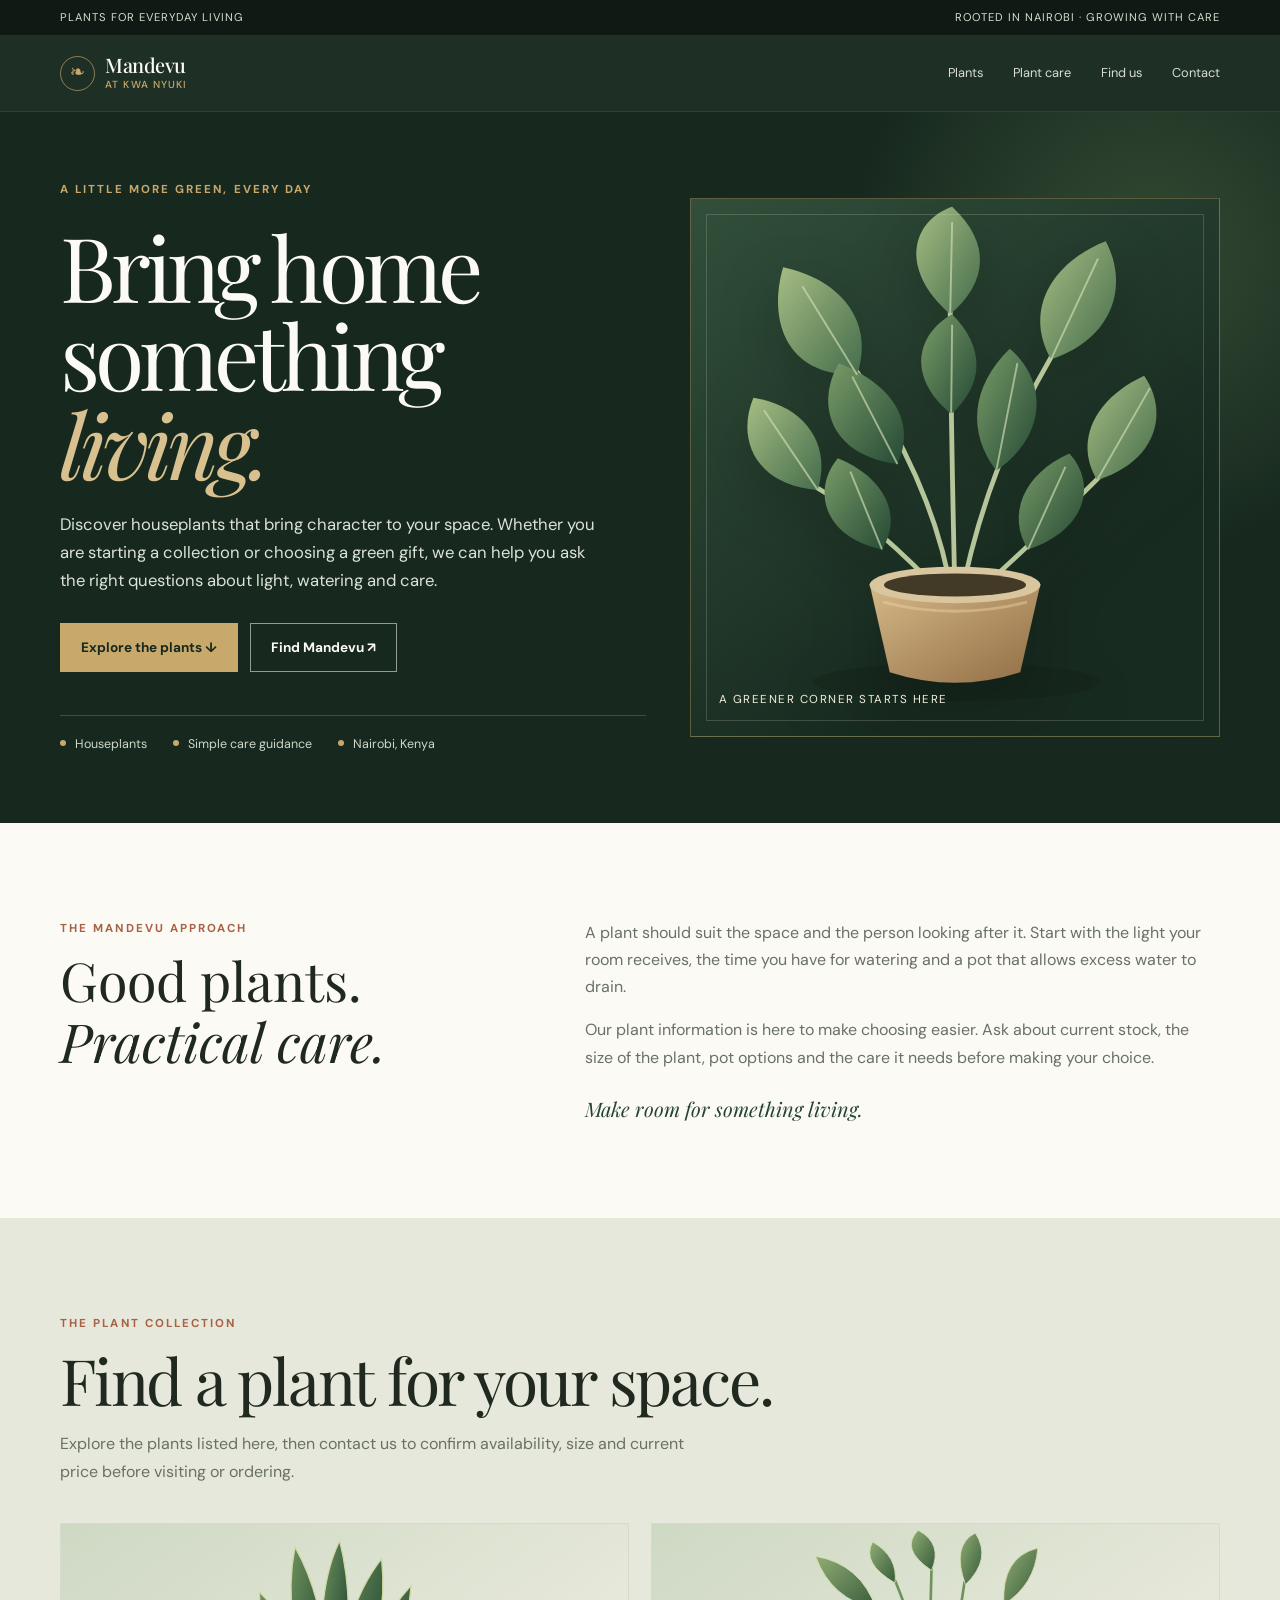
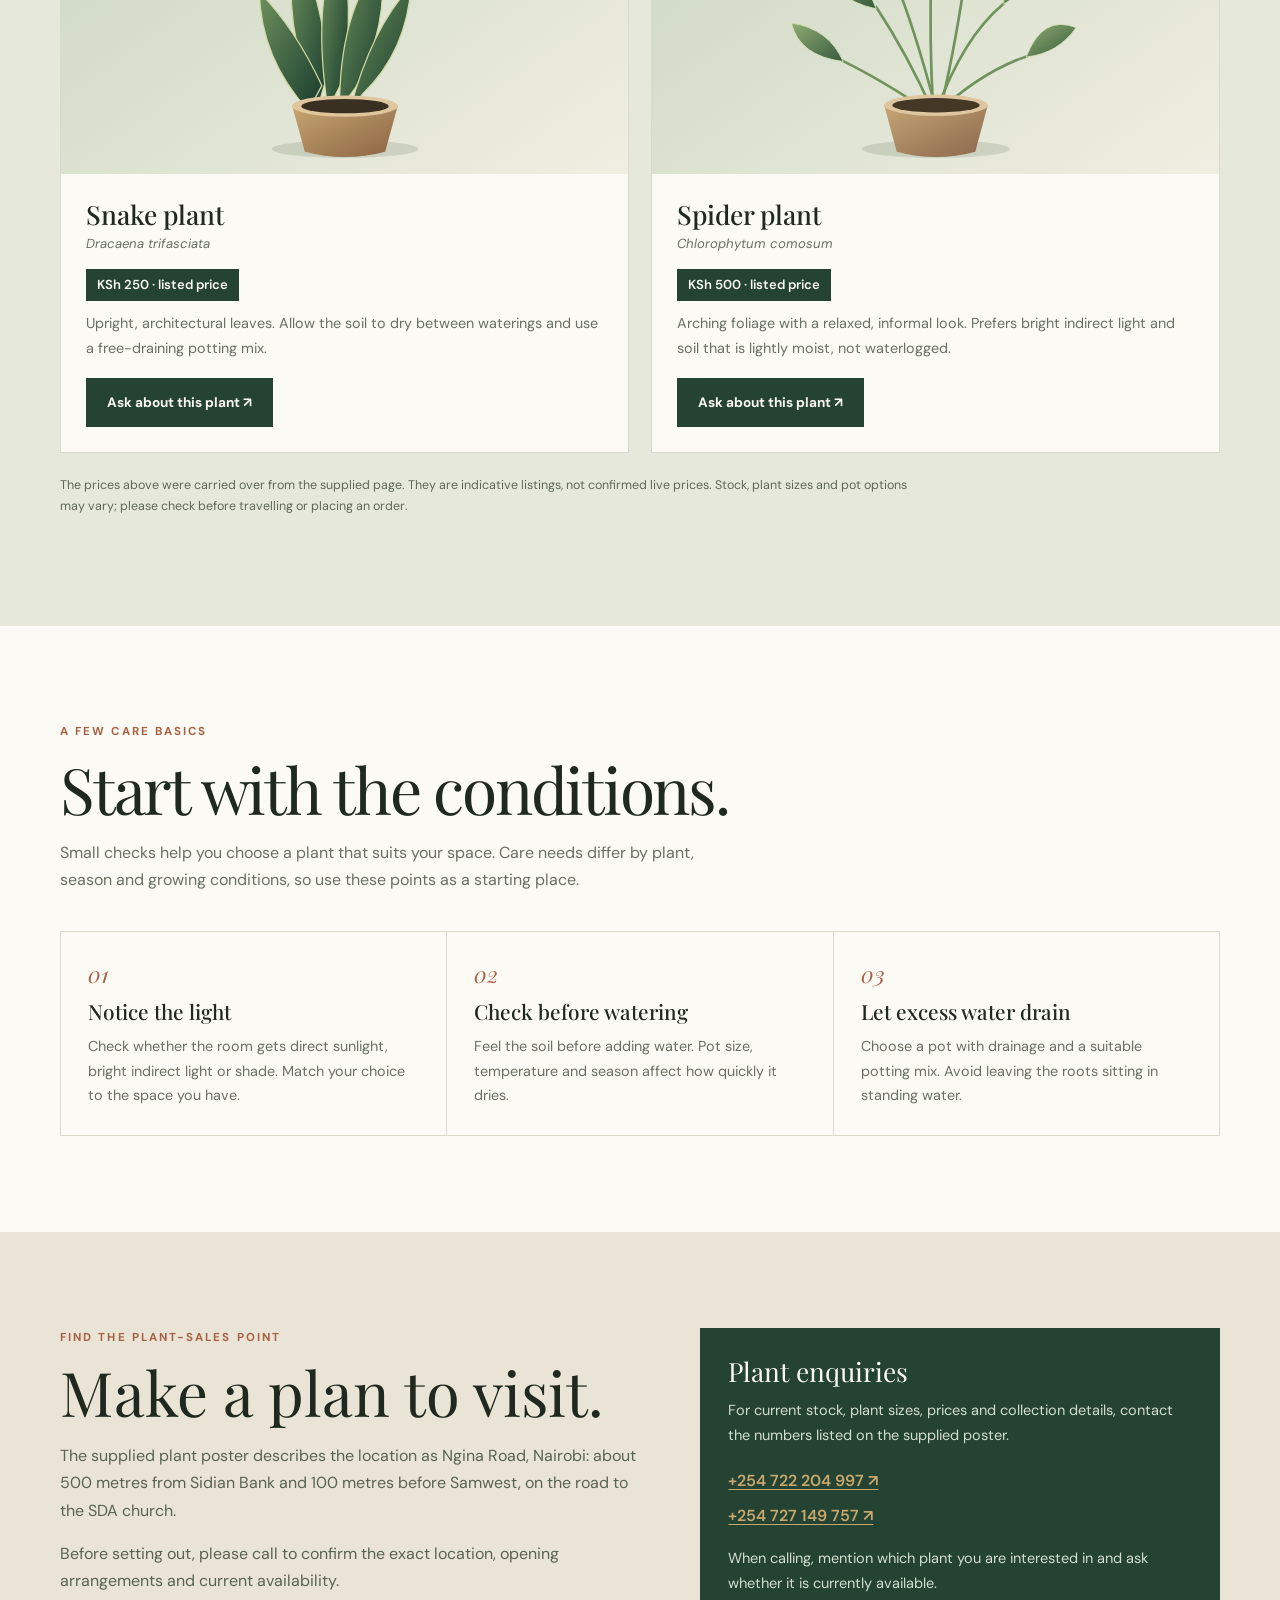
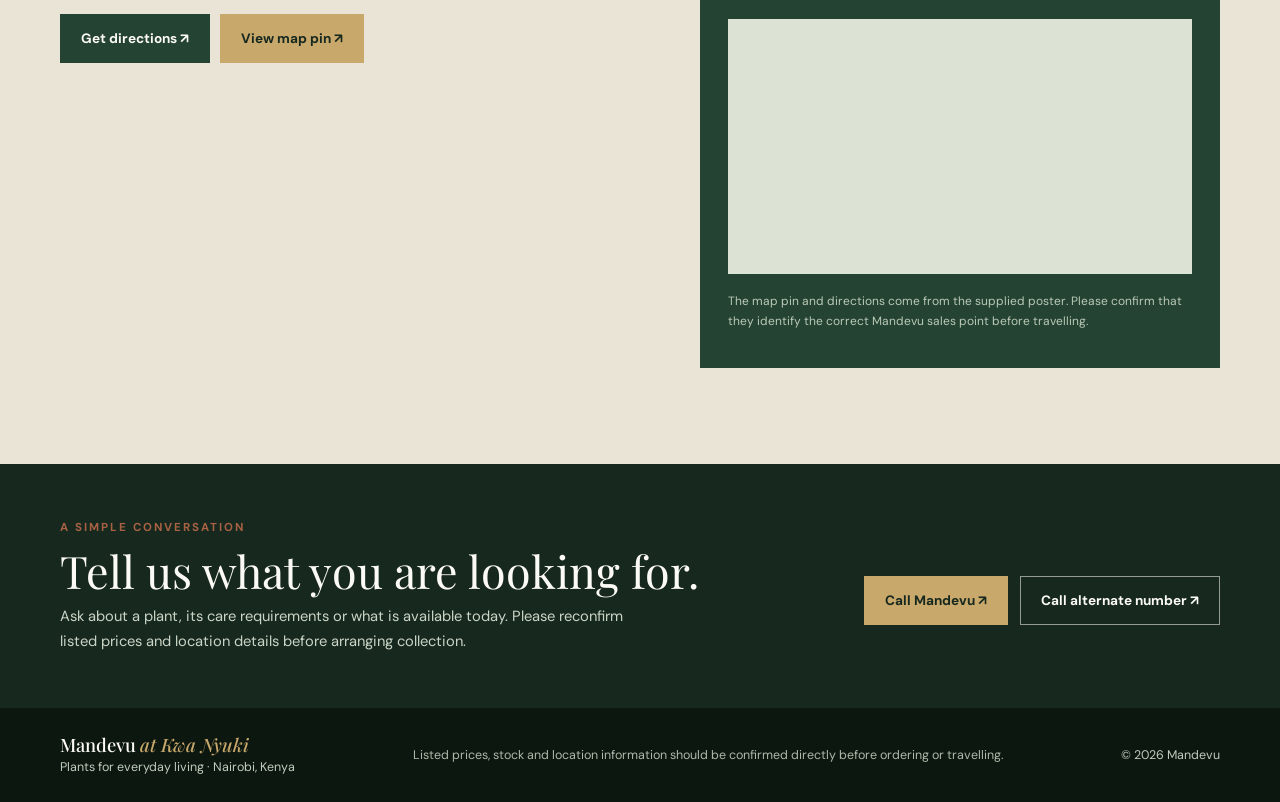
<file: index.html>
<!doctype html>
<html lang="en">
<head>
  <meta name="msvalidate.01" content="66B502C670E25DE659927735B6BF6C3D" />
  <meta charset="utf-8">
  <meta name="viewport" content="width=device-width, initial-scale=1">
  <meta name="theme-color" content="#17291f">
  <title>Mandevu at Kwa Nyuki | Plants for Everyday Living</title>
  <meta name="description" content="Discover houseplants and simple plant-care guidance from Mandevu at Kwa Nyuki in Nairobi, Kenya. Contact us to confirm current plants, prices and collection details.">
  <meta property="og:type" content="website">
  <meta property="og:title" content="Mandevu at Kwa Nyuki | Plants for Everyday Living">
  <meta property="og:description" content="Bring home something living. Explore houseplants and practical care guidance from Mandevu at Kwa Nyuki.">
  <meta name="color-scheme" content="light">
  <link rel="preconnect" href="https://fonts.googleapis.com">
  <link rel="preconnect" href="https://fonts.gstatic.com" crossorigin>
  <link href="https://fonts.googleapis.com/css2?family=DM+Sans:wght@300;400;500;600;700&family=Playfair+Display:ital,wght@0,400;0,500;0,600;1,400;1,500&display=swap" rel="stylesheet">
  <style>
    :root{
      --night:#17291f;--forest:#244333;--moss:#647d5d;--sage:#b6c5aa;
      --paper:#f2efe5;--cream:#fcfaf4;--gold:#c9a86b;--clay:#a86143;
      --ink:#20291f;--muted:#687164;--line:rgba(242,239,229,.18);
      --darkline:#d9d8ca;--serif:"Playfair Display",Georgia,serif;
      --sans:"DM Sans",system-ui,sans-serif;
    }
    *{box-sizing:border-box}
    html{scroll-behavior:smooth;scroll-padding-top:88px}
    body{margin:0;background:var(--paper);color:var(--ink);font:400 16px/1.7 var(--sans);-webkit-font-smoothing:antialiased}
    body.menu-open{overflow:hidden}
    a{color:inherit;text-decoration:none}
    button{font:inherit}
    a:focus-visible,button:focus-visible{outline:3px solid var(--gold);outline-offset:4px}
    .wrap{width:min(1160px,calc(100% - 48px));margin-inline:auto}
    .eyebrow{font-size:.72rem;letter-spacing:.18em;text-transform:uppercase;font-weight:700;color:var(--clay)}
    .serif{font-family:var(--serif)}
    .muted{color:var(--muted)}
    .section{padding:96px 0}
    .section-head{max-width:730px;margin-bottom:38px}
    .section-head h2{font:400 clamp(2.2rem,5vw,4rem)/1.08 var(--serif);letter-spacing:-.035em;margin:12px 0 16px}
    .section-head p{max-width:650px;color:var(--muted);margin:0}
    .btn{display:inline-flex;align-items:center;justify-content:center;gap:10px;min-height:49px;padding:12px 20px;border:1px solid var(--gold);background:var(--gold);color:var(--night);font-size:.85rem;font-weight:700;transition:transform .2s,background .2s}
    .btn:hover{transform:translateY(-2px);background:#d8bc85}
    .btn-dark{background:var(--forest);border-color:var(--forest);color:var(--cream)}
    .btn-dark:hover{background:var(--night);color:var(--cream)}
    .btn-outline{background:transparent;border-color:rgba(252,250,244,.55);color:var(--cream)}
    .btn-outline:hover{background:var(--cream);color:var(--night)}
    .topline{background:#0e1a13;color:#d5ddcf;padding:8px 0;font-size:.7rem;letter-spacing:.09em;text-transform:uppercase}
    .topline .wrap{display:flex;justify-content:space-between;gap:12px;flex-wrap:wrap}
    .nav{position:sticky;top:0;z-index:10;background:rgba(23,41,31,.97);color:var(--cream);border-bottom:1px solid rgba(255,255,255,.08);backdrop-filter:blur(14px)}
    .nav-inner{min-height:76px;display:flex;align-items:center;justify-content:space-between;gap:24px}
    .brand{display:flex;align-items:center;gap:10px;white-space:nowrap}
    .brand-mark{width:35px;height:35px;display:grid;place-items:center;border:1px solid rgba(201,168,107,.65);border-radius:50%;color:var(--gold);font-size:1.15rem}
    .brand-name{font:500 1.25rem/1.12 var(--serif);letter-spacing:-.025em}
    .brand-name small{display:block;color:var(--gold);font:500 .64rem/1.5 var(--sans);letter-spacing:.11em;text-transform:uppercase}
    .nav-links{display:flex;align-items:center;gap:clamp(14px,2.5vw,30px)}
    .nav-links a{font-size:.8rem;color:#d8dfd2;white-space:nowrap}
    .nav-links a:hover{color:var(--gold)}
    .menu-btn{display:none;border:1px solid var(--line);background:transparent;color:var(--cream);padding:8px 12px;cursor:pointer}
    .hero{min-height:650px;display:flex;align-items:center;background:var(--night);color:var(--cream);overflow:hidden;position:relative}
    .hero:before{content:"";position:absolute;width:620px;height:620px;border-radius:50%;right:-180px;top:-170px;background:radial-gradient(circle,rgba(111,143,91,.32),rgba(111,143,91,0) 68%);pointer-events:none}
    .hero-grid{display:grid;grid-template-columns:1.05fr .95fr;gap:44px;align-items:center;padding-top:68px;padding-bottom:68px;position:relative;z-index:1}
    .hero-copy{max-width:640px}
    .hero-copy .eyebrow{color:var(--gold)}
    .hero h1{font:400 clamp(3.1rem,7vw,6.4rem)/.99 var(--serif);letter-spacing:-.055em;margin:22px 0}
    .hero h1 em{font-weight:400;color:#d9c18f}
    .hero-lead{max-width:540px;color:#dce3d6;font-size:1.04rem}
    .hero-actions{display:flex;gap:12px;flex-wrap:wrap;margin-top:28px}
    .hero-points{display:flex;gap:20px 26px;flex-wrap:wrap;margin-top:43px;padding-top:18px;border-top:1px solid var(--line);font-size:.78rem;color:#ced8c8}
    .hero-points span:before{content:"";display:inline-block;width:6px;height:6px;border-radius:50%;background:var(--gold);margin-right:9px;vertical-align:2px}
    .hero-art{min-height:470px;position:relative;border:1px solid rgba(201,168,107,.38);background:linear-gradient(145deg,#314f3b,#182b20 72%);overflow:hidden;display:grid;place-items:center}
    .hero-art:before{content:"";position:absolute;inset:15px;border:1px solid rgba(245,239,221,.18);pointer-events:none;z-index:2}
    .art-label{position:absolute;z-index:3;left:28px;bottom:27px;color:#f4efdf;font-size:.72rem;letter-spacing:.13em;text-transform:uppercase}
    .hero-plant{width:min(100%,480px);height:auto;filter:drop-shadow(0 20px 30px rgba(0,0,0,.2))}
    .intro{background:var(--cream)}
    .intro-grid{display:grid;grid-template-columns:.8fr 1.2fr;gap:clamp(34px,8vw,110px);align-items:start}
    .intro-title{font:400 clamp(2.1rem,4.2vw,3.45rem)/1.12 var(--serif);margin:12px 0}
    .intro-copy p{margin:0 0 16px;color:var(--muted)}
    .signature{font:italic 1.25rem var(--serif);color:var(--forest);margin-top:24px}
    .plants{background:#e6e8dc}
    .plant-grid{display:grid;grid-template-columns:repeat(2,minmax(0,1fr));gap:22px}
    .plant-card{background:var(--cream);border:1px solid #d6dbce;display:flex;flex-direction:column;min-width:0}
    .plant-art{height:250px;position:relative;overflow:hidden;display:grid;place-items:center;background:linear-gradient(145deg,#ced9c4,#f0eee2)}
    .plant-art svg{height:100%;width:100%;max-width:420px}
    .plant-content{padding:25px;display:flex;flex:1;flex-direction:column;align-items:flex-start}
    .plant-card h3{font:500 1.65rem/1.2 var(--serif);margin:0 0 2px}
    .latin{font-size:.82rem;font-style:italic;color:var(--muted)}
    .tag-price{display:inline-block;margin:14px 0 10px;background:var(--forest);color:var(--cream);padding:5px 11px;font-size:.82rem;font-weight:600}
    .plant-card p{font-size:.9rem;color:var(--muted);margin:0 0 18px}
    .plant-card .btn{margin-top:auto}
    .disclaimer{font-size:.78rem;color:#5f685a;margin-top:22px;max-width:850px}
    .care{background:var(--cream)}
    .care-grid{display:grid;grid-template-columns:repeat(3,minmax(0,1fr));gap:1px;border:1px solid #d9d9cc;background:#d9d9cc}
    .care-card{background:var(--cream);padding:27px}
    .care-num{font:italic 1.4rem var(--serif);color:var(--clay)}
    .care-card h3{font:500 1.3rem/1.2 var(--serif);margin:10px 0}
    .care-card p{margin:0;color:var(--muted);font-size:.9rem}
    .visit{background:#e9e4d6}
    .visit-grid{display:grid;grid-template-columns:1fr .88fr;gap:50px;align-items:start}
    .visit h2{font:400 clamp(2.4rem,4.8vw,4rem)/1.06 var(--serif);margin:12px 0 18px}
    .visit-copy p{color:#596354}
    .location-box{padding:28px;background:var(--forest);color:var(--cream)}
    .location-box h3{font:400 1.65rem/1.2 var(--serif);margin:0 0 12px}
    .location-box p{color:#d4ddcf;font-size:.91rem;margin:9px 0}
    .location-box strong{color:#fff8e7}
    .phone-list{display:grid;gap:8px;margin:18px 0}
    .phone-list a{color:var(--gold);text-decoration:underline;text-underline-offset:3px;font-weight:600}
    .location-actions{display:flex;gap:10px;flex-wrap:wrap;margin-top:20px}
    .map{display:block;width:100%;height:255px;border:0;background:#dce3d4;margin-top:22px}
    .location-note{font-size:.75rem!important;color:#bbc9b7!important;margin-top:17px!important}
    .contact-band{background:var(--night);color:var(--cream);padding:54px 0}
    .contact-row{display:flex;align-items:center;justify-content:space-between;gap:26px}
    .contact-row h2{font:400 clamp(1.9rem,3.5vw,2.8rem)/1.12 var(--serif);margin:8px 0}
    .contact-row p{color:#cbd5c6;margin:0;max-width:590px;font-size:.92rem}
    .footer{background:#0c1710;color:#c1ccbd;padding:24px 0;font-size:.78rem}
    .footer .wrap{display:flex;justify-content:space-between;align-items:center;gap:18px;flex-wrap:wrap}
    .footer-brand{font:500 1.15rem var(--serif);color:var(--cream)}
    .footer-brand em{color:var(--gold)}
    .footer-note{max-width:620px;color:#aeb9a9}
    .reveal{opacity:0;transform:translateY(15px);transition:opacity .65s ease,transform .65s ease}
    .reveal.in{opacity:1;transform:none}
    @media(prefers-reduced-motion:reduce){html{scroll-behavior:auto}*,*:before,*:after{animation-duration:.01ms!important;transition-duration:.01ms!important}.reveal{opacity:1;transform:none}}
    @media(max-width:900px){.hero-grid{gap:25px}.hero-art{min-height:420px}.nav-links{gap:14px}.nav-links a{font-size:.74rem}.visit-grid{gap:28px}}
    @media(max-width:740px){.wrap{width:min(100% - 34px,1160px)}.topline .wrap{justify-content:center;text-align:center}.nav-inner{min-height:68px}.menu-btn{display:block}.nav-links{display:none;position:absolute;top:68px;left:0;right:0;padding:18px 24px 24px;background:var(--night);border-bottom:1px solid var(--line);flex-direction:column;align-items:flex-start;gap:16px}.nav-links.open{display:flex}.nav-links a{font-size:.95rem}.hero-grid{grid-template-columns:1fr;padding-top:54px;padding-bottom:52px}.hero{min-height:auto}.hero-art{min-height:390px}.hero h1{font-size:clamp(3.1rem,13vw,5.4rem)}.section{padding:70px 0}.intro-grid,.visit-grid{grid-template-columns:1fr;gap:23px}.plant-grid{grid-template-columns:1fr}.plant-art{height:280px}.care-grid{grid-template-columns:1fr}.care-card{padding:23px}.contact-row{align-items:flex-start;flex-direction:column}.map{height:245px}}
    @media(max-width:420px){.hero-actions .btn,.location-actions .btn{width:100%}.hero-art{min-height:320px}.hero-points{gap:12px}.plant-content{padding:21px}.location-box{padding:22px}}
  </style>
</head>
<body>
  <div class="topline"><div class="wrap"><span>Plants for everyday living</span><span>Rooted in Nairobi · Growing with care</span></div></div>
  <header class="nav">
    <div class="wrap nav-inner">
      <a class="brand" href="#home" aria-label="Mandevu at Kwa Nyuki home">
        <span class="brand-mark" aria-hidden="true">❧</span>
        <span class="brand-name">Mandevu<small>at Kwa Nyuki</small></span>
      </a>
      <nav class="nav-links" id="navLinks" aria-label="Main navigation">
        <a href="#plants">Plants</a><a href="#care">Plant care</a><a href="#visit">Find us</a><a href="#contact">Contact</a>
      </nav>
      <button class="menu-btn" id="menuBtn" aria-expanded="false" aria-controls="navLinks">Menu ☰</button>
    </div>
  </header>

  <main id="home">
    <section class="hero">
      <div class="wrap hero-grid">
        <div class="hero-copy">
          <div class="eyebrow">A little more green, every day</div>
          <h1>Bring home<br>something <em>living.</em></h1>
          <p class="hero-lead">Discover houseplants that bring character to your space. Whether you are starting a collection or choosing a green gift, we can help you ask the right questions about light, watering and care.</p>
          <div class="hero-actions"><a class="btn" href="#plants">Explore the plants ↓</a><a class="btn btn-outline" href="#visit">Find Mandevu ↗</a></div>
          <div class="hero-points"><span>Houseplants</span><span>Simple care guidance</span><span>Nairobi, Kenya</span></div>
        </div>
        <div class="hero-art" aria-label="Decorative botanical illustration">
          <svg class="hero-plant" viewBox="0 0 500 560" role="img" aria-labelledby="heroPlantTitle">
            <title id="heroPlantTitle">Illustration of a leafy potted plant</title>
            <defs>
              <linearGradient id="pot" x1="0" y1="0" x2="1" y2="1"><stop stop-color="#d5b987"/><stop offset="1" stop-color="#916d45"/></linearGradient>
              <linearGradient id="leaf" x1="0" y1="0" x2="1" y2="1"><stop stop-color="#a6bd83"/><stop offset="1" stop-color="#456d4c"/></linearGradient>
              <linearGradient id="leafDark" x1="0" y1="0" x2="1" y2="1"><stop stop-color="#789b68"/><stop offset="1" stop-color="#264a35"/></linearGradient>
            </defs>
            <ellipse cx="252" cy="503" rx="150" ry="20" fill="#101d15" opacity=".32"/>
            <g fill="none" stroke="#b7c69a" stroke-width="5" stroke-linecap="round">
              <path d="M248 420 Q230 300 148 180"/><path d="M254 426 Q280 285 350 165"/><path d="M250 415 Q246 245 245 115"/><path d="M245 420 Q165 335 105 300"/><path d="M260 422 Q345 345 400 290"/>
            </g>
            <g fill="url(#leaf)">
              <path d="M148 183 C73 185 55 125 71 71 C128 83 167 125 148 183Z"/>
              <path d="M350 167 C416 145 431 89 407 44 C351 66 321 116 350 167Z"/>
              <path d="M245 120 C190 72 206 22 247 8 C287 45 285 86 245 120Z"/>
              <path d="M107 303 C42 298 22 250 40 207 C92 215 122 254 107 303Z"/>
              <path d="M398 293 C461 273 473 222 447 184 C397 207 373 251 398 293Z"/>
            </g>
            <g fill="url(#leafDark)">
              <path d="M190 276 C120 267 104 214 129 171 C185 193 210 232 190 276Z"/>
              <path d="M293 283 C349 244 344 187 307 156 C266 196 263 244 293 283Z"/>
              <path d="M246 224 C198 184 211 140 247 120 C281 154 281 193 246 224Z"/>
              <path d="M174 365 C112 352 101 302 128 270 C177 290 196 330 174 365Z"/>
              <path d="M326 365 C389 344 397 295 369 265 C320 287 304 330 326 365Z"/>
            </g>
            <g stroke="#d2dfb4" stroke-width="2" opacity=".65" fill="none">
              <path d="M148 183 L91 91 M350 167 L399 62 M245 120 L247 24 M107 303 L51 220 M398 293 L453 197 M190 276 L143 185 M293 283 L315 171 M246 224 L247 131 M174 365 L141 284 M326 365 L365 279"/>
            </g>
            <path d="M161 401 L339 401 L318 493 Q250 515 182 493Z" fill="url(#pot)"/>
            <ellipse cx="250" cy="402" rx="89" ry="19" fill="#d9c59e"/>
            <ellipse cx="250" cy="402" rx="74" ry="12" fill="#423a27"/>
            <path d="M175 420 Q250 439 325 420" fill="none" stroke="#f0d5a7" stroke-opacity=".42" stroke-width="3"/>
          </svg>
          <div class="art-label">A greener corner starts here</div>
        </div>
      </div>
    </section>

    <section class="section intro" aria-labelledby="intro-heading">
      <div class="wrap intro-grid">
        <div><div class="eyebrow">The Mandevu approach</div><h2 class="intro-title" id="intro-heading">Good plants.<br><em>Practical care.</em></h2></div>
        <div class="intro-copy"><p>A plant should suit the space and the person looking after it. Start with the light your room receives, the time you have for watering and a pot that allows excess water to drain.</p><p>Our plant information is here to make choosing easier. Ask about current stock, the size of the plant, pot options and the care it needs before making your choice.</p><div class="signature">Make room for something living.</div></div>
      </div>
    </section>

    <section class="section plants" id="plants" aria-labelledby="plants-heading">
      <div class="wrap">
        <div class="section-head reveal"><div class="eyebrow">The plant collection</div><h2 id="plants-heading">Find a plant for your space.</h2><p>Explore the plants listed here, then contact us to confirm availability, size and current price before visiting or ordering.</p></div>
        <div class="plant-grid">
          <article class="plant-card reveal">
            <div class="plant-art" aria-hidden="true">
              <svg viewBox="0 0 420 280">
                <defs><linearGradient id="snakePot" x1="0" y1="0" x2="1" y2="1"><stop stop-color="#c7a571"/><stop offset="1" stop-color="#8b6544"/></linearGradient><linearGradient id="snakeLeaf" x1="0" y1="0" x2="1" y2="1"><stop stop-color="#6e915d"/><stop offset="1" stop-color="#173b2c"/></linearGradient></defs>
                <ellipse cx="210" cy="252" rx="82" ry="10" fill="#66735d" opacity=".2"/>
                <g stroke="#d5d8b0" stroke-width="2" opacity=".75" fill="none"><path d="M179 205 Q164 107 155 34"/><path d="M192 204 Q194 105 203 24"/><path d="M207 204 Q220 104 249 45"/><path d="M221 206 Q251 135 281 76"/><path d="M168 207 Q132 129 116 79"/></g>
                <g fill="url(#snakeLeaf)" stroke="#d0d8a3" stroke-width="1.4"><path d="M179 207 Q138 108 154 26 Q185 80 191 166Z"/><path d="M191 208 Q172 85 204 19 Q222 91 207 176Z"/><path d="M204 207 Q203 100 251 39 Q259 116 222 183Z"/><path d="M216 207 Q239 118 284 69 Q279 143 230 190Z"/><path d="M169 209 Q116 151 114 76 Q155 118 184 181Z"/></g>
                <path d="M151 204 L269 204 L255 255 Q210 267 165 255Z" fill="url(#snakePot)"/><ellipse cx="210" cy="204" rx="59" ry="12" fill="#dfc69d"/><ellipse cx="210" cy="204" rx="49" ry="8" fill="#3a3022"/>
              </svg>
            </div>
            <div class="plant-content"><h3>Snake plant</h3><div class="latin">Dracaena trifasciata</div><span class="tag-price">KSh 250 · listed price</span><p>Upright, architectural leaves. Allow the soil to dry between waterings and use a free-draining potting mix.</p><a class="btn btn-dark" href="tel:+254722204997">Ask about this plant ↗</a></div>
          </article>
          <article class="plant-card reveal">
            <div class="plant-art" aria-hidden="true">
              <svg viewBox="0 0 420 280">
                <defs><linearGradient id="spiderPot" x1="0" y1="0" x2="1" y2="1"><stop stop-color="#c6a576"/><stop offset="1" stop-color="#8a684c"/></linearGradient><linearGradient id="spiderLeaf" x1="0" y1="0" x2="1" y2="1"><stop stop-color="#91ad73"/><stop offset="1" stop-color="#365b3c"/></linearGradient></defs>
                <ellipse cx="210" cy="252" rx="83" ry="10" fill="#66735d" opacity=".2"/>
                <g fill="none" stroke="#6f945b" stroke-width="3" stroke-linecap="round"><path d="M207 211 Q178 146 143 93"/><path d="M207 210 Q202 128 205 49"/><path d="M210 211 Q240 127 286 89"/><path d="M211 212 Q260 166 312 148"/><path d="M205 212 Q148 174 105 153"/><path d="M211 211 Q185 113 164 63"/><path d="M214 211 Q229 151 242 65"/></g>
                <g fill="url(#spiderLeaf)" stroke="#d5dfb5" stroke-width="1"><path d="M143 95 Q93 85 75 36 Q126 45 143 95Z"/><path d="M205 52 Q169 28 190 7 Q218 22 205 52Z"/><path d="M286 90 Q283 37 324 27 Q321 68 286 90Z"/><path d="M311 149 Q329 101 367 116 Q347 145 311 149Z"/><path d="M106 154 Q57 148 48 111 Q90 117 106 154Z"/><path d="M164 66 Q126 44 139 20 Q168 37 164 66Z"/><path d="M243 68 Q227 24 254 10 Q273 39 243 68Z"/></g>
                <path d="M152 203 L268 203 L254 255 Q210 267 166 255Z" fill="url(#spiderPot)"/><ellipse cx="210" cy="203" rx="58" ry="12" fill="#dec69e"/><ellipse cx="210" cy="203" rx="49" ry="8" fill="#453726"/>
              </svg>
            </div>
            <div class="plant-content"><h3>Spider plant</h3><div class="latin">Chlorophytum comosum</div><span class="tag-price">KSh 500 · listed price</span><p>Arching foliage with a relaxed, informal look. Prefers bright indirect light and soil that is lightly moist, not waterlogged.</p><a class="btn btn-dark" href="tel:+254722204997">Ask about this plant ↗</a></div>
          </article>
        </div>
        <p class="disclaimer">The prices above were carried over from the supplied page. They are indicative listings, not confirmed live prices. Stock, plant sizes and pot options may vary; please check before travelling or placing an order.</p>
      </div>
    </section>

    <section class="section care" id="care" aria-labelledby="care-heading">
      <div class="wrap">
        <div class="section-head reveal"><div class="eyebrow">A few care basics</div><h2 id="care-heading">Start with the conditions.</h2><p>Small checks help you choose a plant that suits your space. Care needs differ by plant, season and growing conditions, so use these points as a starting place.</p></div>
        <div class="care-grid">
          <article class="care-card reveal"><div class="care-num">01</div><h3>Notice the light</h3><p>Check whether the room gets direct sunlight, bright indirect light or shade. Match your choice to the space you have.</p></article>
          <article class="care-card reveal"><div class="care-num">02</div><h3>Check before watering</h3><p>Feel the soil before adding water. Pot size, temperature and season affect how quickly it dries.</p></article>
          <article class="care-card reveal"><div class="care-num">03</div><h3>Let excess water drain</h3><p>Choose a pot with drainage and a suitable potting mix. Avoid leaving the roots sitting in standing water.</p></article>
        </div>
      </div>
    </section>

    <section class="section visit" id="visit" aria-labelledby="visit-heading">
      <div class="wrap visit-grid">
        <div class="visit-copy reveal"><div class="eyebrow">Find the plant-sales point</div><h2 id="visit-heading">Make a plan to visit.</h2><p>The supplied plant poster describes the location as Ngina Road, Nairobi: about 500 metres from Sidian Bank and 100 metres before Samwest, on the road to the SDA church.</p><p>Before setting out, please call to confirm the exact location, opening arrangements and current availability.</p><div class="location-actions"><a class="btn btn-dark" href="https://www.google.com/maps/dir/?api=1&amp;destination=-1.2855157%2C36.7341185" target="_blank" rel="noopener noreferrer">Get directions ↗</a><a class="btn" href="https://www.google.com/maps?q=-1.2855157%2C36.7341185" target="_blank" rel="noopener noreferrer">View map pin ↗</a></div></div>
        <aside class="location-box reveal" aria-label="Mandevu contact details"><h3>Plant enquiries</h3><p>For current stock, plant sizes, prices and collection details, contact the numbers listed on the supplied poster.</p><div class="phone-list"><a href="tel:+254722204997">+254 722 204 997 ↗</a><a href="tel:+254727149757">+254 727 149 757 ↗</a></div><p>When calling, mention which plant you are interested in and ask whether it is currently available.</p><iframe class="map" title="Map for the coordinates supplied with the Mandevu plant poster" loading="lazy" referrerpolicy="no-referrer-when-downgrade" src="https://www.google.com/maps?q=-1.2855157%2C36.7341185&amp;output=embed"></iframe><p class="location-note">The map pin and directions come from the supplied poster. Please confirm that they identify the correct Mandevu sales point before travelling.</p></aside>
      </div>
    </section>

    <section class="contact-band" id="contact"><div class="wrap contact-row"><div><div class="eyebrow">A simple conversation</div><h2>Tell us what you are looking for.</h2><p>Ask about a plant, its care requirements or what is available today. Please reconfirm listed prices and location details before arranging collection.</p></div><div class="hero-actions"><a class="btn" href="tel:+254722204997">Call Mandevu ↗</a><a class="btn btn-outline" href="tel:+254727149757">Call alternate number ↗</a></div></div></section>
  </main>

  <footer class="footer"><div class="wrap"><div><div class="footer-brand">Mandevu <em>at Kwa Nyuki</em></div><div>Plants for everyday living · Nairobi, Kenya</div></div><div class="footer-note">Listed prices, stock and location information should be confirmed directly before ordering or travelling.</div><div>© <span id="year">2026</span> Mandevu</div></div></footer>

  <script>
    (() => {
      const menuBtn = document.getElementById('menuBtn');
      const navLinks = document.getElementById('navLinks');
      if (menuBtn && navLinks) {
        menuBtn.addEventListener('click', () => {
          const open = navLinks.classList.toggle('open');
          menuBtn.setAttribute('aria-expanded', String(open));
          menuBtn.textContent = open ? 'Close ×' : 'Menu ☰';
          document.body.classList.toggle('menu-open', open);
        });
        navLinks.querySelectorAll('a').forEach(link => link.addEventListener('click', () => {
          navLinks.classList.remove('open');
          menuBtn.setAttribute('aria-expanded', 'false');
          menuBtn.textContent = 'Menu ☰';
          document.body.classList.remove('menu-open');
        }));
      }
      const year = document.getElementById('year');
      if (year) year.textContent = String(new Date().getFullYear());
      const items = document.querySelectorAll('.reveal');
      if ('IntersectionObserver' in window && !window.matchMedia('(prefers-reduced-motion: reduce)').matches) {
        const observer = new IntersectionObserver(entries => entries.forEach(entry => {
          if (entry.isIntersecting) { entry.target.classList.add('in'); observer.unobserve(entry.target); }
        }), { threshold: 0.12 });
        items.forEach(item => observer.observe(item));
      } else items.forEach(item => item.classList.add('in'));
    })();
  </script>
</body>
</html>
</file>
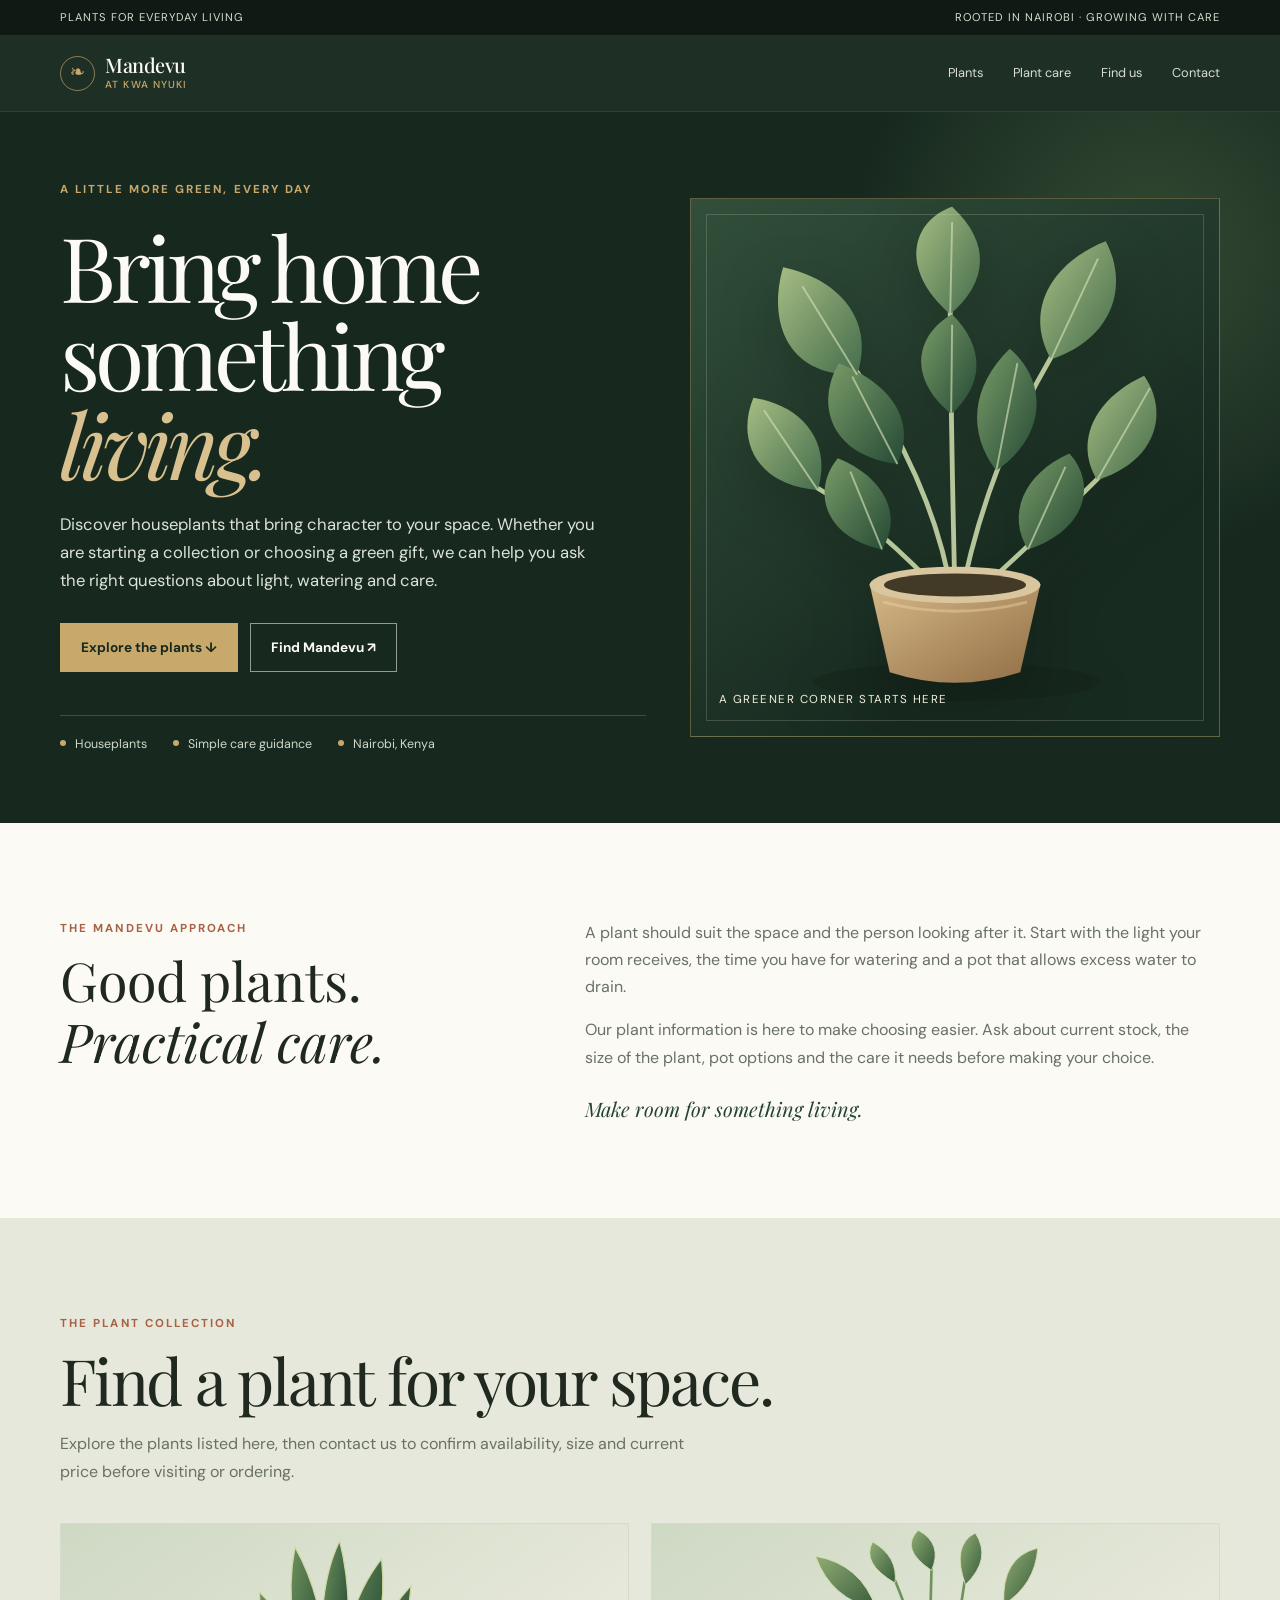
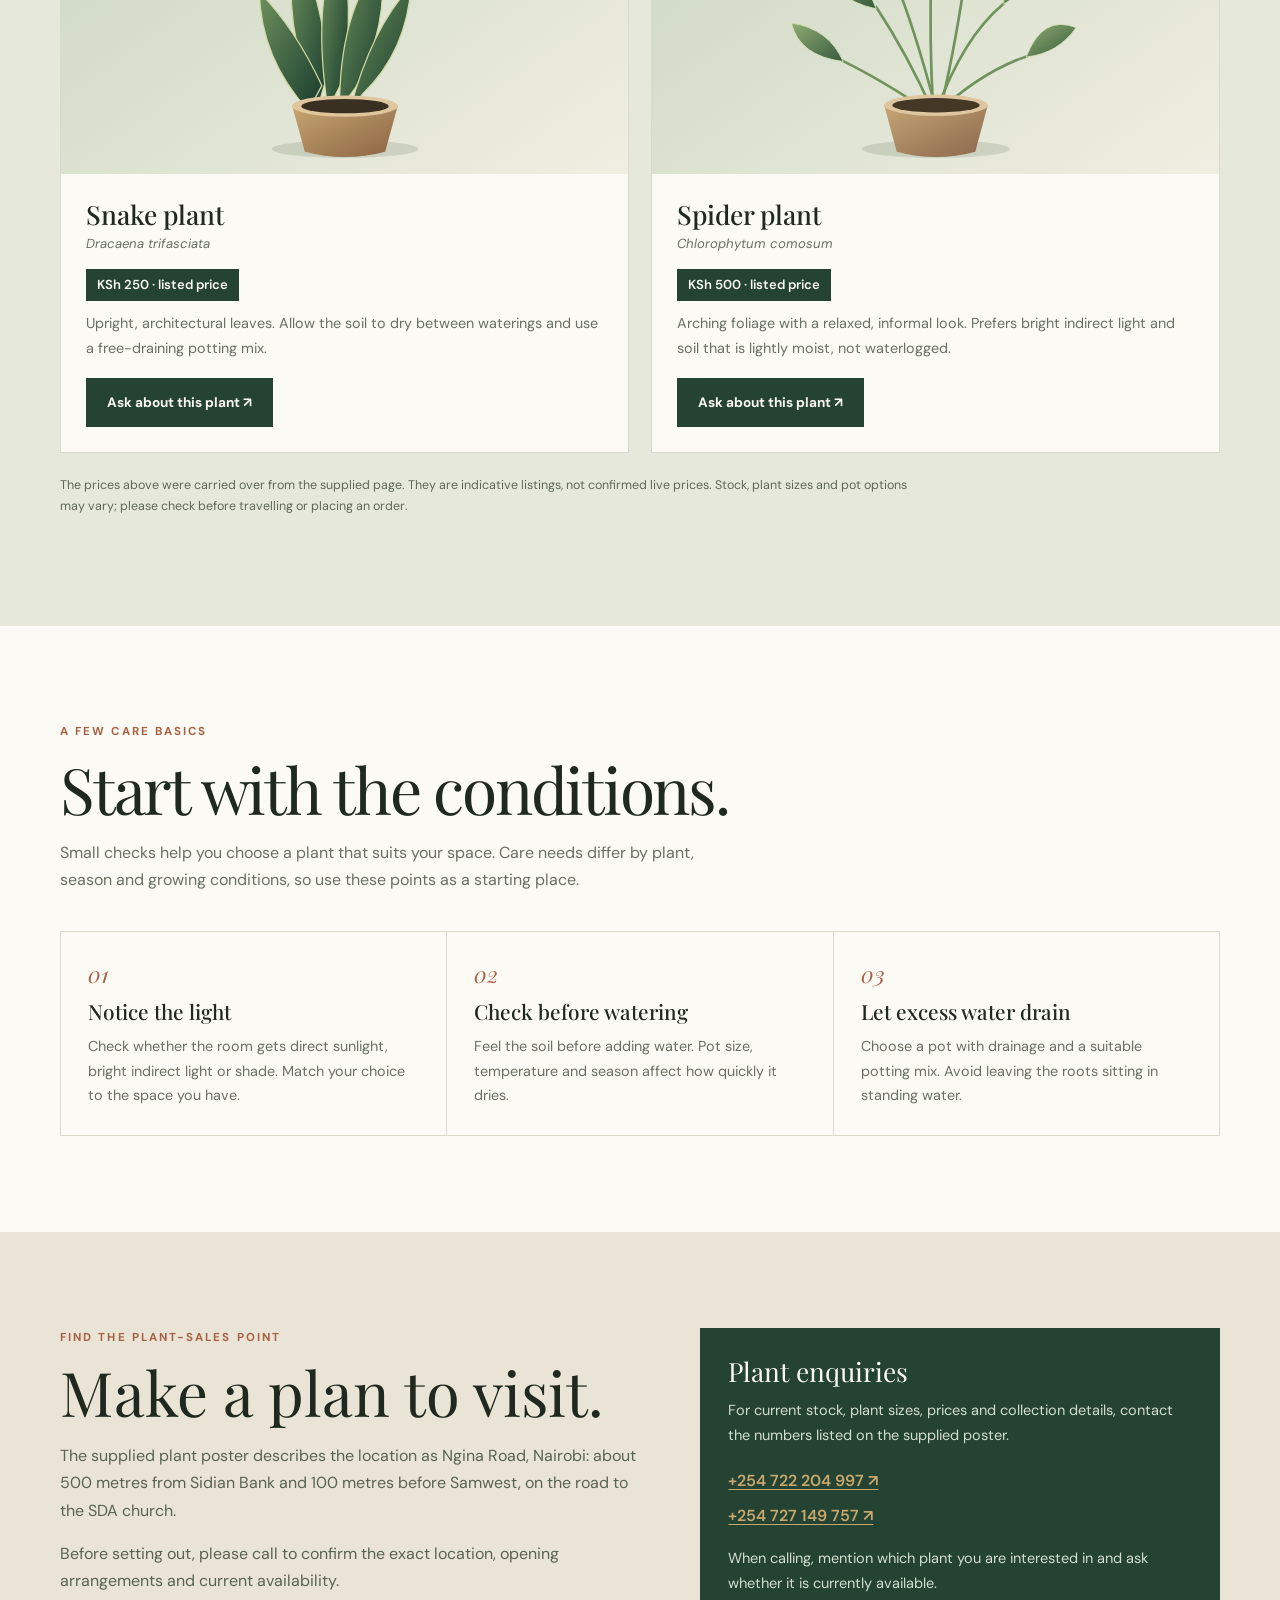
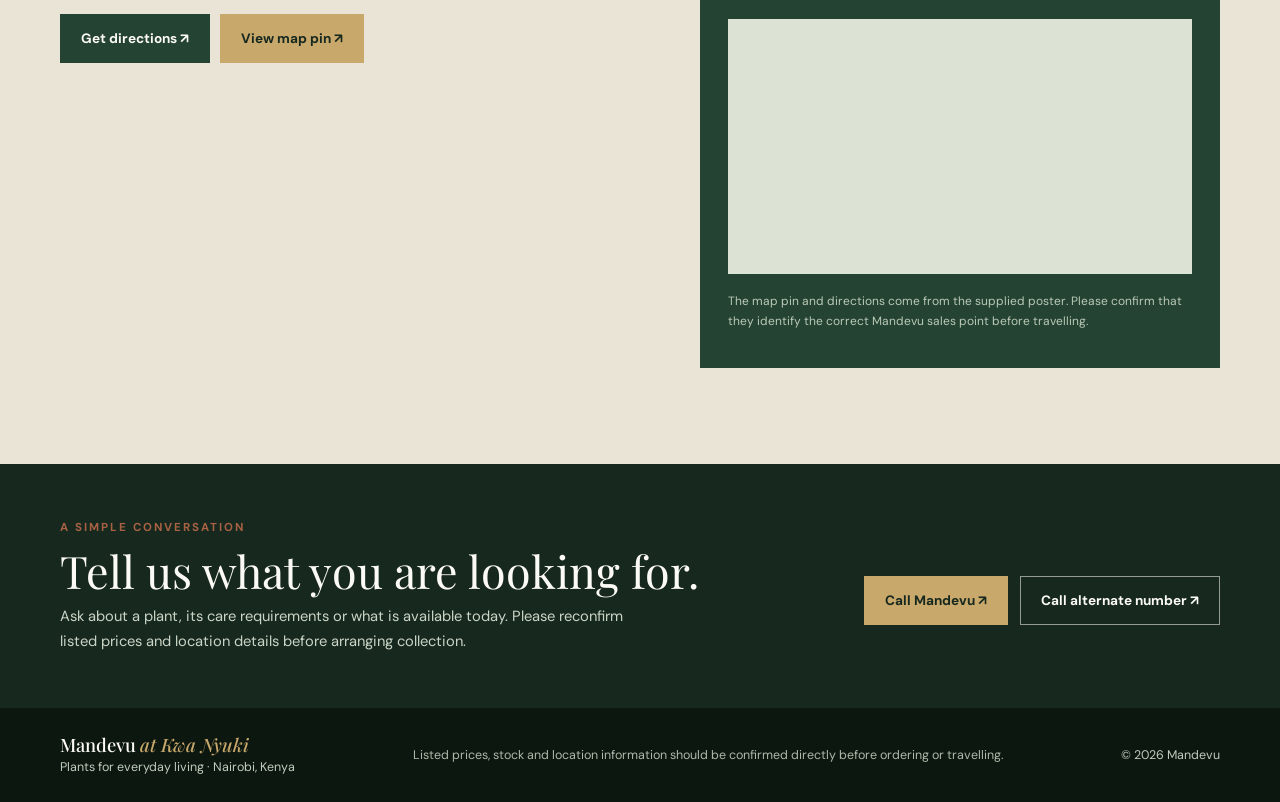
<file: mandevu.html>
<!doctype html>
<html lang="en">
<head>
  <meta charset="utf-8">
  <meta name="viewport" content="width=device-width, initial-scale=1">
  <meta name="theme-color" content="#17291f">
  <title>Mandevu at Kwa Nyuki | Plants for Everyday Living</title>
  <meta name="description" content="Discover houseplants and simple plant-care guidance from Mandevu at Kwa Nyuki in Nairobi, Kenya. Contact us to confirm current plants, prices and collection details.">
  <meta property="og:type" content="website">
  <meta property="og:title" content="Mandevu at Kwa Nyuki | Plants for Everyday Living">
  <meta property="og:description" content="Bring home something living. Explore houseplants and practical care guidance from Mandevu at Kwa Nyuki.">
  <meta name="color-scheme" content="light">
  <link rel="preconnect" href="https://fonts.googleapis.com">
  <link rel="preconnect" href="https://fonts.gstatic.com" crossorigin>
  <link href="https://fonts.googleapis.com/css2?family=DM+Sans:wght@300;400;500;600;700&family=Playfair+Display:ital,wght@0,400;0,500;0,600;1,400;1,500&display=swap" rel="stylesheet">
  <style>
    :root{
      --night:#17291f;--forest:#244333;--moss:#647d5d;--sage:#b6c5aa;
      --paper:#f2efe5;--cream:#fcfaf4;--gold:#c9a86b;--clay:#a86143;
      --ink:#20291f;--muted:#687164;--line:rgba(242,239,229,.18);
      --darkline:#d9d8ca;--serif:"Playfair Display",Georgia,serif;
      --sans:"DM Sans",system-ui,sans-serif;
    }
    *{box-sizing:border-box}
    html{scroll-behavior:smooth;scroll-padding-top:88px}
    body{margin:0;background:var(--paper);color:var(--ink);font:400 16px/1.7 var(--sans);-webkit-font-smoothing:antialiased}
    body.menu-open{overflow:hidden}
    a{color:inherit;text-decoration:none}
    button{font:inherit}
    a:focus-visible,button:focus-visible{outline:3px solid var(--gold);outline-offset:4px}
    .wrap{width:min(1160px,calc(100% - 48px));margin-inline:auto}
    .eyebrow{font-size:.72rem;letter-spacing:.18em;text-transform:uppercase;font-weight:700;color:var(--clay)}
    .serif{font-family:var(--serif)}
    .muted{color:var(--muted)}
    .section{padding:96px 0}
    .section-head{max-width:730px;margin-bottom:38px}
    .section-head h2{font:400 clamp(2.2rem,5vw,4rem)/1.08 var(--serif);letter-spacing:-.035em;margin:12px 0 16px}
    .section-head p{max-width:650px;color:var(--muted);margin:0}
    .btn{display:inline-flex;align-items:center;justify-content:center;gap:10px;min-height:49px;padding:12px 20px;border:1px solid var(--gold);background:var(--gold);color:var(--night);font-size:.85rem;font-weight:700;transition:transform .2s,background .2s}
    .btn:hover{transform:translateY(-2px);background:#d8bc85}
    .btn-dark{background:var(--forest);border-color:var(--forest);color:var(--cream)}
    .btn-dark:hover{background:var(--night);color:var(--cream)}
    .btn-outline{background:transparent;border-color:rgba(252,250,244,.55);color:var(--cream)}
    .btn-outline:hover{background:var(--cream);color:var(--night)}
    .topline{background:#0e1a13;color:#d5ddcf;padding:8px 0;font-size:.7rem;letter-spacing:.09em;text-transform:uppercase}
    .topline .wrap{display:flex;justify-content:space-between;gap:12px;flex-wrap:wrap}
    .nav{position:sticky;top:0;z-index:10;background:rgba(23,41,31,.97);color:var(--cream);border-bottom:1px solid rgba(255,255,255,.08);backdrop-filter:blur(14px)}
    .nav-inner{min-height:76px;display:flex;align-items:center;justify-content:space-between;gap:24px}
    .brand{display:flex;align-items:center;gap:10px;white-space:nowrap}
    .brand-mark{width:35px;height:35px;display:grid;place-items:center;border:1px solid rgba(201,168,107,.65);border-radius:50%;color:var(--gold);font-size:1.15rem}
    .brand-name{font:500 1.25rem/1.12 var(--serif);letter-spacing:-.025em}
    .brand-name small{display:block;color:var(--gold);font:500 .64rem/1.5 var(--sans);letter-spacing:.11em;text-transform:uppercase}
    .nav-links{display:flex;align-items:center;gap:clamp(14px,2.5vw,30px)}
    .nav-links a{font-size:.8rem;color:#d8dfd2;white-space:nowrap}
    .nav-links a:hover{color:var(--gold)}
    .menu-btn{display:none;border:1px solid var(--line);background:transparent;color:var(--cream);padding:8px 12px;cursor:pointer}
    .hero{min-height:650px;display:flex;align-items:center;background:var(--night);color:var(--cream);overflow:hidden;position:relative}
    .hero:before{content:"";position:absolute;width:620px;height:620px;border-radius:50%;right:-180px;top:-170px;background:radial-gradient(circle,rgba(111,143,91,.32),rgba(111,143,91,0) 68%);pointer-events:none}
    .hero-grid{display:grid;grid-template-columns:1.05fr .95fr;gap:44px;align-items:center;padding-top:68px;padding-bottom:68px;position:relative;z-index:1}
    .hero-copy{max-width:640px}
    .hero-copy .eyebrow{color:var(--gold)}
    .hero h1{font:400 clamp(3.1rem,7vw,6.4rem)/.99 var(--serif);letter-spacing:-.055em;margin:22px 0}
    .hero h1 em{font-weight:400;color:#d9c18f}
    .hero-lead{max-width:540px;color:#dce3d6;font-size:1.04rem}
    .hero-actions{display:flex;gap:12px;flex-wrap:wrap;margin-top:28px}
    .hero-points{display:flex;gap:20px 26px;flex-wrap:wrap;margin-top:43px;padding-top:18px;border-top:1px solid var(--line);font-size:.78rem;color:#ced8c8}
    .hero-points span:before{content:"";display:inline-block;width:6px;height:6px;border-radius:50%;background:var(--gold);margin-right:9px;vertical-align:2px}
    .hero-art{min-height:470px;position:relative;border:1px solid rgba(201,168,107,.38);background:linear-gradient(145deg,#314f3b,#182b20 72%);overflow:hidden;display:grid;place-items:center}
    .hero-art:before{content:"";position:absolute;inset:15px;border:1px solid rgba(245,239,221,.18);pointer-events:none;z-index:2}
    .art-label{position:absolute;z-index:3;left:28px;bottom:27px;color:#f4efdf;font-size:.72rem;letter-spacing:.13em;text-transform:uppercase}
    .hero-plant{width:min(100%,480px);height:auto;filter:drop-shadow(0 20px 30px rgba(0,0,0,.2))}
    .intro{background:var(--cream)}
    .intro-grid{display:grid;grid-template-columns:.8fr 1.2fr;gap:clamp(34px,8vw,110px);align-items:start}
    .intro-title{font:400 clamp(2.1rem,4.2vw,3.45rem)/1.12 var(--serif);margin:12px 0}
    .intro-copy p{margin:0 0 16px;color:var(--muted)}
    .signature{font:italic 1.25rem var(--serif);color:var(--forest);margin-top:24px}
    .plants{background:#e6e8dc}
    .plant-grid{display:grid;grid-template-columns:repeat(2,minmax(0,1fr));gap:22px}
    .plant-card{background:var(--cream);border:1px solid #d6dbce;display:flex;flex-direction:column;min-width:0}
    .plant-art{height:250px;position:relative;overflow:hidden;display:grid;place-items:center;background:linear-gradient(145deg,#ced9c4,#f0eee2)}
    .plant-art svg{height:100%;width:100%;max-width:420px}
    .plant-content{padding:25px;display:flex;flex:1;flex-direction:column;align-items:flex-start}
    .plant-card h3{font:500 1.65rem/1.2 var(--serif);margin:0 0 2px}
    .latin{font-size:.82rem;font-style:italic;color:var(--muted)}
    .tag-price{display:inline-block;margin:14px 0 10px;background:var(--forest);color:var(--cream);padding:5px 11px;font-size:.82rem;font-weight:600}
    .plant-card p{font-size:.9rem;color:var(--muted);margin:0 0 18px}
    .plant-card .btn{margin-top:auto}
    .disclaimer{font-size:.78rem;color:#5f685a;margin-top:22px;max-width:850px}
    .care{background:var(--cream)}
    .care-grid{display:grid;grid-template-columns:repeat(3,minmax(0,1fr));gap:1px;border:1px solid #d9d9cc;background:#d9d9cc}
    .care-card{background:var(--cream);padding:27px}
    .care-num{font:italic 1.4rem var(--serif);color:var(--clay)}
    .care-card h3{font:500 1.3rem/1.2 var(--serif);margin:10px 0}
    .care-card p{margin:0;color:var(--muted);font-size:.9rem}
    .visit{background:#e9e4d6}
    .visit-grid{display:grid;grid-template-columns:1fr .88fr;gap:50px;align-items:start}
    .visit h2{font:400 clamp(2.4rem,4.8vw,4rem)/1.06 var(--serif);margin:12px 0 18px}
    .visit-copy p{color:#596354}
    .location-box{padding:28px;background:var(--forest);color:var(--cream)}
    .location-box h3{font:400 1.65rem/1.2 var(--serif);margin:0 0 12px}
    .location-box p{color:#d4ddcf;font-size:.91rem;margin:9px 0}
    .location-box strong{color:#fff8e7}
    .phone-list{display:grid;gap:8px;margin:18px 0}
    .phone-list a{color:var(--gold);text-decoration:underline;text-underline-offset:3px;font-weight:600}
    .location-actions{display:flex;gap:10px;flex-wrap:wrap;margin-top:20px}
    .map{display:block;width:100%;height:255px;border:0;background:#dce3d4;margin-top:22px}
    .location-note{font-size:.75rem!important;color:#bbc9b7!important;margin-top:17px!important}
    .contact-band{background:var(--night);color:var(--cream);padding:54px 0}
    .contact-row{display:flex;align-items:center;justify-content:space-between;gap:26px}
    .contact-row h2{font:400 clamp(1.9rem,3.5vw,2.8rem)/1.12 var(--serif);margin:8px 0}
    .contact-row p{color:#cbd5c6;margin:0;max-width:590px;font-size:.92rem}
    .footer{background:#0c1710;color:#c1ccbd;padding:24px 0;font-size:.78rem}
    .footer .wrap{display:flex;justify-content:space-between;align-items:center;gap:18px;flex-wrap:wrap}
    .footer-brand{font:500 1.15rem var(--serif);color:var(--cream)}
    .footer-brand em{color:var(--gold)}
    .footer-note{max-width:620px;color:#aeb9a9}
    .reveal{opacity:0;transform:translateY(15px);transition:opacity .65s ease,transform .65s ease}
    .reveal.in{opacity:1;transform:none}
    @media(prefers-reduced-motion:reduce){html{scroll-behavior:auto}*,*:before,*:after{animation-duration:.01ms!important;transition-duration:.01ms!important}.reveal{opacity:1;transform:none}}
    @media(max-width:900px){.hero-grid{gap:25px}.hero-art{min-height:420px}.nav-links{gap:14px}.nav-links a{font-size:.74rem}.visit-grid{gap:28px}}
    @media(max-width:740px){.wrap{width:min(100% - 34px,1160px)}.topline .wrap{justify-content:center;text-align:center}.nav-inner{min-height:68px}.menu-btn{display:block}.nav-links{display:none;position:absolute;top:68px;left:0;right:0;padding:18px 24px 24px;background:var(--night);border-bottom:1px solid var(--line);flex-direction:column;align-items:flex-start;gap:16px}.nav-links.open{display:flex}.nav-links a{font-size:.95rem}.hero-grid{grid-template-columns:1fr;padding-top:54px;padding-bottom:52px}.hero{min-height:auto}.hero-art{min-height:390px}.hero h1{font-size:clamp(3.1rem,13vw,5.4rem)}.section{padding:70px 0}.intro-grid,.visit-grid{grid-template-columns:1fr;gap:23px}.plant-grid{grid-template-columns:1fr}.plant-art{height:280px}.care-grid{grid-template-columns:1fr}.care-card{padding:23px}.contact-row{align-items:flex-start;flex-direction:column}.map{height:245px}}
    @media(max-width:420px){.hero-actions .btn,.location-actions .btn{width:100%}.hero-art{min-height:320px}.hero-points{gap:12px}.plant-content{padding:21px}.location-box{padding:22px}}
  </style>
</head>
<body>
  <div class="topline"><div class="wrap"><span>Plants for everyday living</span><span>Rooted in Nairobi · Growing with care</span></div></div>
  <header class="nav">
    <div class="wrap nav-inner">
      <a class="brand" href="#home" aria-label="Mandevu at Kwa Nyuki home">
        <span class="brand-mark" aria-hidden="true">❧</span>
        <span class="brand-name">Mandevu<small>at Kwa Nyuki</small></span>
      </a>
      <nav class="nav-links" id="navLinks" aria-label="Main navigation">
        <a href="#plants">Plants</a><a href="#care">Plant care</a><a href="#visit">Find us</a><a href="#contact">Contact</a>
      </nav>
      <button class="menu-btn" id="menuBtn" aria-expanded="false" aria-controls="navLinks">Menu ☰</button>
    </div>
  </header>

  <main id="home">
    <section class="hero">
      <div class="wrap hero-grid">
        <div class="hero-copy">
          <div class="eyebrow">A little more green, every day</div>
          <h1>Bring home<br>something <em>living.</em></h1>
          <p class="hero-lead">Discover houseplants that bring character to your space. Whether you are starting a collection or choosing a green gift, we can help you ask the right questions about light, watering and care.</p>
          <div class="hero-actions"><a class="btn" href="#plants">Explore the plants ↓</a><a class="btn btn-outline" href="#visit">Find Mandevu ↗</a></div>
          <div class="hero-points"><span>Houseplants</span><span>Simple care guidance</span><span>Nairobi, Kenya</span></div>
        </div>
        <div class="hero-art" aria-label="Decorative botanical illustration">
          <svg class="hero-plant" viewBox="0 0 500 560" role="img" aria-labelledby="heroPlantTitle">
            <title id="heroPlantTitle">Illustration of a leafy potted plant</title>
            <defs>
              <linearGradient id="pot" x1="0" y1="0" x2="1" y2="1"><stop stop-color="#d5b987"/><stop offset="1" stop-color="#916d45"/></linearGradient>
              <linearGradient id="leaf" x1="0" y1="0" x2="1" y2="1"><stop stop-color="#a6bd83"/><stop offset="1" stop-color="#456d4c"/></linearGradient>
              <linearGradient id="leafDark" x1="0" y1="0" x2="1" y2="1"><stop stop-color="#789b68"/><stop offset="1" stop-color="#264a35"/></linearGradient>
            </defs>
            <ellipse cx="252" cy="503" rx="150" ry="20" fill="#101d15" opacity=".32"/>
            <g fill="none" stroke="#b7c69a" stroke-width="5" stroke-linecap="round">
              <path d="M248 420 Q230 300 148 180"/><path d="M254 426 Q280 285 350 165"/><path d="M250 415 Q246 245 245 115"/><path d="M245 420 Q165 335 105 300"/><path d="M260 422 Q345 345 400 290"/>
            </g>
            <g fill="url(#leaf)">
              <path d="M148 183 C73 185 55 125 71 71 C128 83 167 125 148 183Z"/>
              <path d="M350 167 C416 145 431 89 407 44 C351 66 321 116 350 167Z"/>
              <path d="M245 120 C190 72 206 22 247 8 C287 45 285 86 245 120Z"/>
              <path d="M107 303 C42 298 22 250 40 207 C92 215 122 254 107 303Z"/>
              <path d="M398 293 C461 273 473 222 447 184 C397 207 373 251 398 293Z"/>
            </g>
            <g fill="url(#leafDark)">
              <path d="M190 276 C120 267 104 214 129 171 C185 193 210 232 190 276Z"/>
              <path d="M293 283 C349 244 344 187 307 156 C266 196 263 244 293 283Z"/>
              <path d="M246 224 C198 184 211 140 247 120 C281 154 281 193 246 224Z"/>
              <path d="M174 365 C112 352 101 302 128 270 C177 290 196 330 174 365Z"/>
              <path d="M326 365 C389 344 397 295 369 265 C320 287 304 330 326 365Z"/>
            </g>
            <g stroke="#d2dfb4" stroke-width="2" opacity=".65" fill="none">
              <path d="M148 183 L91 91 M350 167 L399 62 M245 120 L247 24 M107 303 L51 220 M398 293 L453 197 M190 276 L143 185 M293 283 L315 171 M246 224 L247 131 M174 365 L141 284 M326 365 L365 279"/>
            </g>
            <path d="M161 401 L339 401 L318 493 Q250 515 182 493Z" fill="url(#pot)"/>
            <ellipse cx="250" cy="402" rx="89" ry="19" fill="#d9c59e"/>
            <ellipse cx="250" cy="402" rx="74" ry="12" fill="#423a27"/>
            <path d="M175 420 Q250 439 325 420" fill="none" stroke="#f0d5a7" stroke-opacity=".42" stroke-width="3"/>
          </svg>
          <div class="art-label">A greener corner starts here</div>
        </div>
      </div>
    </section>

    <section class="section intro" aria-labelledby="intro-heading">
      <div class="wrap intro-grid">
        <div><div class="eyebrow">The Mandevu approach</div><h2 class="intro-title" id="intro-heading">Good plants.<br><em>Practical care.</em></h2></div>
        <div class="intro-copy"><p>A plant should suit the space and the person looking after it. Start with the light your room receives, the time you have for watering and a pot that allows excess water to drain.</p><p>Our plant information is here to make choosing easier. Ask about current stock, the size of the plant, pot options and the care it needs before making your choice.</p><div class="signature">Make room for something living.</div></div>
      </div>
    </section>

    <section class="section plants" id="plants" aria-labelledby="plants-heading">
      <div class="wrap">
        <div class="section-head reveal"><div class="eyebrow">The plant collection</div><h2 id="plants-heading">Find a plant for your space.</h2><p>Explore the plants listed here, then contact us to confirm availability, size and current price before visiting or ordering.</p></div>
        <div class="plant-grid">
          <article class="plant-card reveal">
            <div class="plant-art" aria-hidden="true">
              <svg viewBox="0 0 420 280">
                <defs><linearGradient id="snakePot" x1="0" y1="0" x2="1" y2="1"><stop stop-color="#c7a571"/><stop offset="1" stop-color="#8b6544"/></linearGradient><linearGradient id="snakeLeaf" x1="0" y1="0" x2="1" y2="1"><stop stop-color="#6e915d"/><stop offset="1" stop-color="#173b2c"/></linearGradient></defs>
                <ellipse cx="210" cy="252" rx="82" ry="10" fill="#66735d" opacity=".2"/>
                <g stroke="#d5d8b0" stroke-width="2" opacity=".75" fill="none"><path d="M179 205 Q164 107 155 34"/><path d="M192 204 Q194 105 203 24"/><path d="M207 204 Q220 104 249 45"/><path d="M221 206 Q251 135 281 76"/><path d="M168 207 Q132 129 116 79"/></g>
                <g fill="url(#snakeLeaf)" stroke="#d0d8a3" stroke-width="1.4"><path d="M179 207 Q138 108 154 26 Q185 80 191 166Z"/><path d="M191 208 Q172 85 204 19 Q222 91 207 176Z"/><path d="M204 207 Q203 100 251 39 Q259 116 222 183Z"/><path d="M216 207 Q239 118 284 69 Q279 143 230 190Z"/><path d="M169 209 Q116 151 114 76 Q155 118 184 181Z"/></g>
                <path d="M151 204 L269 204 L255 255 Q210 267 165 255Z" fill="url(#snakePot)"/><ellipse cx="210" cy="204" rx="59" ry="12" fill="#dfc69d"/><ellipse cx="210" cy="204" rx="49" ry="8" fill="#3a3022"/>
              </svg>
            </div>
            <div class="plant-content"><h3>Snake plant</h3><div class="latin">Dracaena trifasciata</div><span class="tag-price">KSh 250 · listed price</span><p>Upright, architectural leaves. Allow the soil to dry between waterings and use a free-draining potting mix.</p><a class="btn btn-dark" href="tel:+254722204997">Ask about this plant ↗</a></div>
          </article>
          <article class="plant-card reveal">
            <div class="plant-art" aria-hidden="true">
              <svg viewBox="0 0 420 280">
                <defs><linearGradient id="spiderPot" x1="0" y1="0" x2="1" y2="1"><stop stop-color="#c6a576"/><stop offset="1" stop-color="#8a684c"/></linearGradient><linearGradient id="spiderLeaf" x1="0" y1="0" x2="1" y2="1"><stop stop-color="#91ad73"/><stop offset="1" stop-color="#365b3c"/></linearGradient></defs>
                <ellipse cx="210" cy="252" rx="83" ry="10" fill="#66735d" opacity=".2"/>
                <g fill="none" stroke="#6f945b" stroke-width="3" stroke-linecap="round"><path d="M207 211 Q178 146 143 93"/><path d="M207 210 Q202 128 205 49"/><path d="M210 211 Q240 127 286 89"/><path d="M211 212 Q260 166 312 148"/><path d="M205 212 Q148 174 105 153"/><path d="M211 211 Q185 113 164 63"/><path d="M214 211 Q229 151 242 65"/></g>
                <g fill="url(#spiderLeaf)" stroke="#d5dfb5" stroke-width="1"><path d="M143 95 Q93 85 75 36 Q126 45 143 95Z"/><path d="M205 52 Q169 28 190 7 Q218 22 205 52Z"/><path d="M286 90 Q283 37 324 27 Q321 68 286 90Z"/><path d="M311 149 Q329 101 367 116 Q347 145 311 149Z"/><path d="M106 154 Q57 148 48 111 Q90 117 106 154Z"/><path d="M164 66 Q126 44 139 20 Q168 37 164 66Z"/><path d="M243 68 Q227 24 254 10 Q273 39 243 68Z"/></g>
                <path d="M152 203 L268 203 L254 255 Q210 267 166 255Z" fill="url(#spiderPot)"/><ellipse cx="210" cy="203" rx="58" ry="12" fill="#dec69e"/><ellipse cx="210" cy="203" rx="49" ry="8" fill="#453726"/>
              </svg>
            </div>
            <div class="plant-content"><h3>Spider plant</h3><div class="latin">Chlorophytum comosum</div><span class="tag-price">KSh 500 · listed price</span><p>Arching foliage with a relaxed, informal look. Prefers bright indirect light and soil that is lightly moist, not waterlogged.</p><a class="btn btn-dark" href="tel:+254722204997">Ask about this plant ↗</a></div>
          </article>
        </div>
        <p class="disclaimer">The prices above were carried over from the supplied page. They are indicative listings, not confirmed live prices. Stock, plant sizes and pot options may vary; please check before travelling or placing an order.</p>
      </div>
    </section>

    <section class="section care" id="care" aria-labelledby="care-heading">
      <div class="wrap">
        <div class="section-head reveal"><div class="eyebrow">A few care basics</div><h2 id="care-heading">Start with the conditions.</h2><p>Small checks help you choose a plant that suits your space. Care needs differ by plant, season and growing conditions, so use these points as a starting place.</p></div>
        <div class="care-grid">
          <article class="care-card reveal"><div class="care-num">01</div><h3>Notice the light</h3><p>Check whether the room gets direct sunlight, bright indirect light or shade. Match your choice to the space you have.</p></article>
          <article class="care-card reveal"><div class="care-num">02</div><h3>Check before watering</h3><p>Feel the soil before adding water. Pot size, temperature and season affect how quickly it dries.</p></article>
          <article class="care-card reveal"><div class="care-num">03</div><h3>Let excess water drain</h3><p>Choose a pot with drainage and a suitable potting mix. Avoid leaving the roots sitting in standing water.</p></article>
        </div>
      </div>
    </section>

    <section class="section visit" id="visit" aria-labelledby="visit-heading">
      <div class="wrap visit-grid">
        <div class="visit-copy reveal"><div class="eyebrow">Find the plant-sales point</div><h2 id="visit-heading">Make a plan to visit.</h2><p>The supplied plant poster describes the location as Ngina Road, Nairobi: about 500 metres from Sidian Bank and 100 metres before Samwest, on the road to the SDA church.</p><p>Before setting out, please call to confirm the exact location, opening arrangements and current availability.</p><div class="location-actions"><a class="btn btn-dark" href="https://www.google.com/maps/dir/?api=1&amp;destination=-1.2855157%2C36.7341185" target="_blank" rel="noopener noreferrer">Get directions ↗</a><a class="btn" href="https://www.google.com/maps?q=-1.2855157%2C36.7341185" target="_blank" rel="noopener noreferrer">View map pin ↗</a></div></div>
        <aside class="location-box reveal" aria-label="Mandevu contact details"><h3>Plant enquiries</h3><p>For current stock, plant sizes, prices and collection details, contact the numbers listed on the supplied poster.</p><div class="phone-list"><a href="tel:+254722204997">+254 722 204 997 ↗</a><a href="tel:+254727149757">+254 727 149 757 ↗</a></div><p>When calling, mention which plant you are interested in and ask whether it is currently available.</p><iframe class="map" title="Map for the coordinates supplied with the Mandevu plant poster" loading="lazy" referrerpolicy="no-referrer-when-downgrade" src="https://www.google.com/maps?q=-1.2855157%2C36.7341185&amp;output=embed"></iframe><p class="location-note">The map pin and directions come from the supplied poster. Please confirm that they identify the correct Mandevu sales point before travelling.</p></aside>
      </div>
    </section>

    <section class="contact-band" id="contact"><div class="wrap contact-row"><div><div class="eyebrow">A simple conversation</div><h2>Tell us what you are looking for.</h2><p>Ask about a plant, its care requirements or what is available today. Please reconfirm listed prices and location details before arranging collection.</p></div><div class="hero-actions"><a class="btn" href="tel:+254722204997">Call Mandevu ↗</a><a class="btn btn-outline" href="tel:+254727149757">Call alternate number ↗</a></div></div></section>
  </main>

  <footer class="footer"><div class="wrap"><div><div class="footer-brand">Mandevu <em>at Kwa Nyuki</em></div><div>Plants for everyday living · Nairobi, Kenya</div></div><div class="footer-note">Listed prices, stock and location information should be confirmed directly before ordering or travelling.</div><div>© <span id="year">2026</span> Mandevu</div></div></footer>

  <script>
    (() => {
      const menuBtn = document.getElementById('menuBtn');
      const navLinks = document.getElementById('navLinks');
      if (menuBtn && navLinks) {
        menuBtn.addEventListener('click', () => {
          const open = navLinks.classList.toggle('open');
          menuBtn.setAttribute('aria-expanded', String(open));
          menuBtn.textContent = open ? 'Close ×' : 'Menu ☰';
          document.body.classList.toggle('menu-open', open);
        });
        navLinks.querySelectorAll('a').forEach(link => link.addEventListener('click', () => {
          navLinks.classList.remove('open');
          menuBtn.setAttribute('aria-expanded', 'false');
          menuBtn.textContent = 'Menu ☰';
          document.body.classList.remove('menu-open');
        }));
      }
      const year = document.getElementById('year');
      if (year) year.textContent = String(new Date().getFullYear());
      const items = document.querySelectorAll('.reveal');
      if ('IntersectionObserver' in window && !window.matchMedia('(prefers-reduced-motion: reduce)').matches) {
        const observer = new IntersectionObserver(entries => entries.forEach(entry => {
          if (entry.isIntersecting) { entry.target.classList.add('in'); observer.unobserve(entry.target); }
        }), { threshold: 0.12 });
        items.forEach(item => observer.observe(item));
      } else items.forEach(item => item.classList.add('in'));
    })();
  </script>
</body>
</html>
</file>
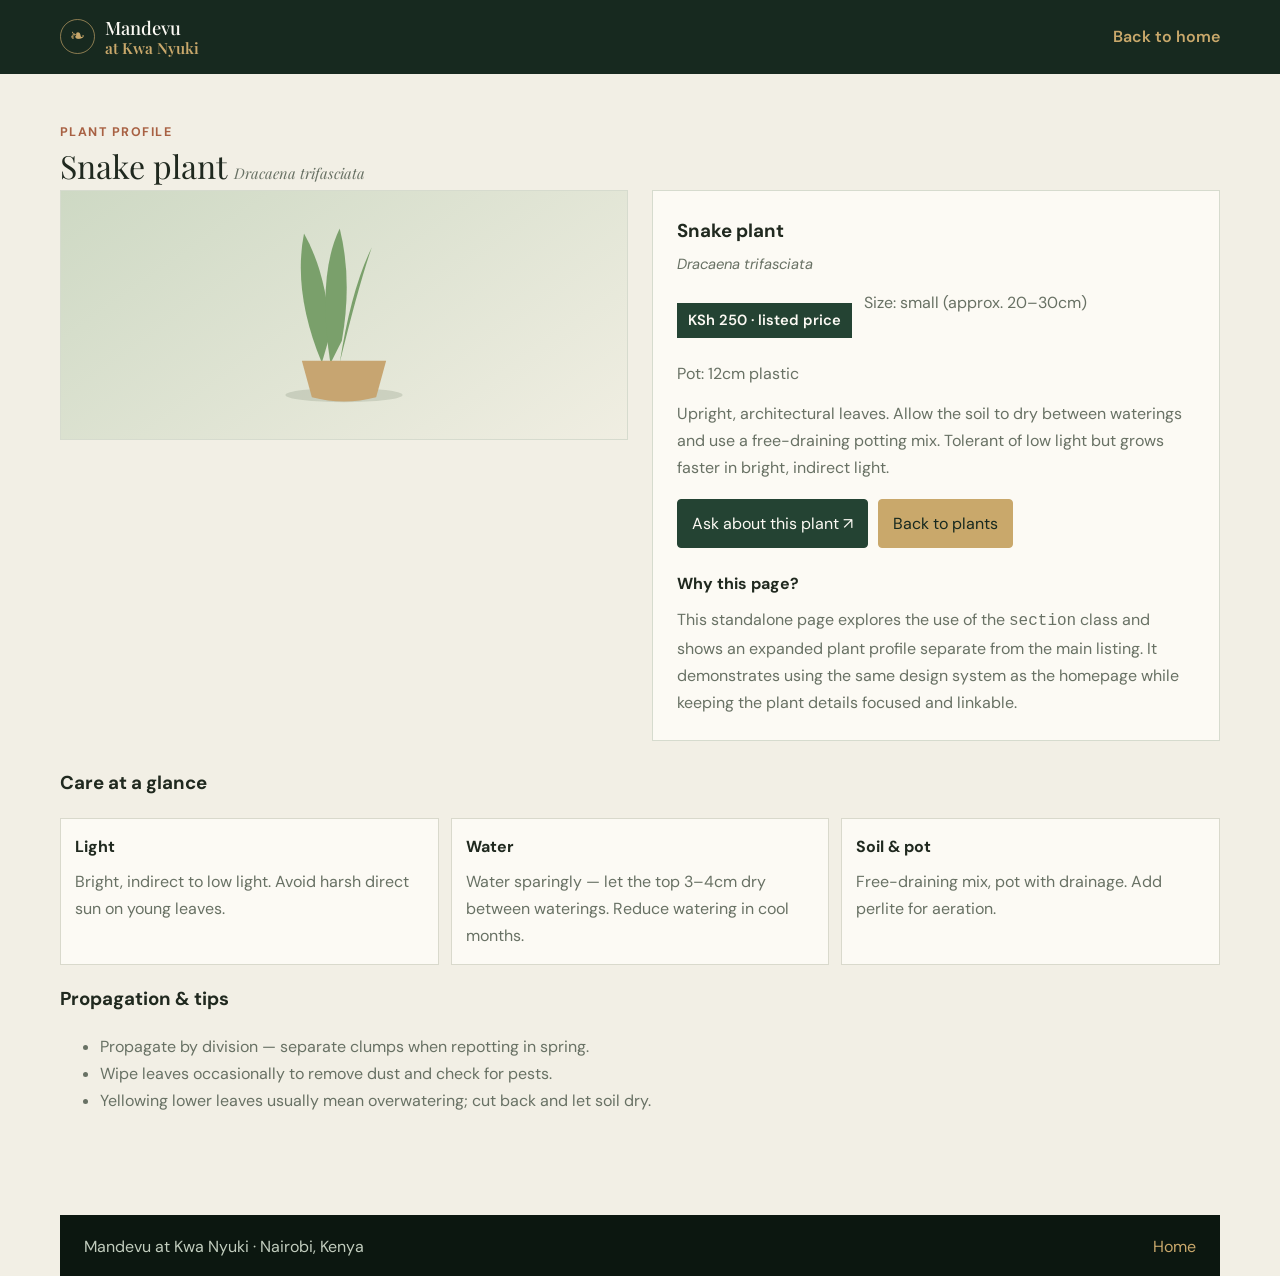
<file: snake-plant.html>
<!doctype html>
<html lang="en">
<head>
  <meta charset="utf-8">
  <meta name="viewport" content="width=device-width, initial-scale=1">
  <meta name="theme-color" content="#17291f">
  <title>Snake plant — Mandevu at Kwa Nyuki</title>
  <meta name="description" content="Care details and tips for the Snake plant (Dracaena trifasciata).">
  <link href="https://fonts.googleapis.com/css2?family=DM+Sans:wght@300;400;500;600;700&family=Playfair+Display:ital,wght@0,400;0,500;0,600;1,400;1,500&display=swap" rel="stylesheet">
  <style>
    :root{--night:#17291f;--forest:#244333;--moss:#647d5d;--sage:#b6c5aa;--paper:#f2efe5;--cream:#fcfaf4;--gold:#c9a86b;--clay:#a86143;--ink:#20291f;--muted:#687164;--line:rgba(242,239,229,.18);--serif:"Playfair Display",Georgia,serif;--sans:"DM Sans",system-ui,sans-serif}
    *{box-sizing:border-box}
    body{margin:0;background:var(--paper);color:var(--ink);font:400 16px/1.7 var(--sans);-webkit-font-smoothing:antialiased}
    .wrap{width:min(1160px,calc(100% - 48px));margin-inline:auto;padding:0 0}
    a{color:inherit;text-decoration:none}
    .nav{background:var(--night);color:var(--cream);padding:18px 0}
    .brand{display:flex;align-items:center;gap:10px}
    .brand-mark{width:35px;height:35px;display:grid;place-items:center;border:1px solid rgba(201,168,107,.65);border-radius:50%;color:var(--gold);font-size:1.15rem}
    .brand-name{font:500 1.15rem/1.12 var(--serif)}
    .section{padding:48px 0}
    .section-head h2{font:400 2rem/1.08 var(--serif);margin:6px 0}
    .plant-hero{display:grid;grid-template-columns:1fr 1fr;gap:24px;align-items:start}
    .plant-art{background:linear-gradient(145deg,#ced9c4,#f0eee2);display:grid;place-items:center;padding:24px;border:1px solid #d6dbce}
    .plant-content{padding:24px;background:var(--cream);border:1px solid #d6dbce}
    .latin{font-size:.92rem;font-style:italic;color:var(--muted);margin-bottom:8px}
    .tag-price{display:inline-block;margin:14px 0 10px;background:var(--forest);color:var(--cream);padding:5px 11px;font-size:.92rem;font-weight:600}
    .btn{display:inline-flex;align-items:center;gap:10px;padding:10px 14px;border:1px solid var(--gold);background:var(--gold);color:var(--night);border-radius:4px}
    .btn-dark{background:var(--forest);border-color:var(--forest);color:var(--cream)}
    .meta-list{display:flex;gap:12px;flex-wrap:wrap;margin:12px 0;color:var(--muted)}
    .care-grid{display:grid;grid-template-columns:repeat(3,1fr);gap:12px;margin-top:18px}
    .care-card{background:var(--cream);padding:14px;border:1px solid #d9d9cc}
    footer{background:#0c1710;color:#c1ccbd;padding:18px 0;margin-top:36px}
    @media(max-width:780px){.plant-hero{grid-template-columns:1fr;}}
  </style>
</head>
<body>
  <header class="nav">
    <div class="wrap" style="display:flex;justify-content:space-between;align-items:center">
      <a class="brand" href="/index.html" aria-label="Mandevu home"><span class="brand-mark" aria-hidden="true">❧</span><span class="brand-name">Mandevu <small style="display:block;color:var(--gold);font-weight:600">at Kwa Nyuki</small></span></a>
      <nav aria-label="Primary"><a href="/index.html" style="color:var(--gold);font-weight:600">Back to home</a></nav>
    </div>
  </header>

  <main class="wrap">
    <section class="section" aria-labelledby="snake-heading">
      <div class="section-head">
        <div class="eyebrow" style="font-size:.78rem;color:var(--clay);text-transform:uppercase;font-weight:700;letter-spacing:.12em">Plant profile</div>
        <h2 id="snake-heading">Snake plant <small class="latin">Dracaena trifasciata</small></h2>
      </div>

      <div class="plant-hero">
        <div class="plant-art" aria-hidden="true">
          <!-- simplified SVG from the listing card -->
          <svg viewBox="0 0 420 280" width="100%" height="200" role="img" aria-label="Snake plant illustration">
            <ellipse cx="210" cy="252" rx="82" ry="10" fill="#66735d" opacity=".2"/>
            <g fill="#7aa06b">
              <path d="M179 207 Q138 108 154 26 Q185 80 191 166Z"/>
              <path d="M191 208 Q172 85 204 19 Q222 91 207 176Z"/>
              <path d="M204 207 Q220 104 249 45 Q230 100 204 207Z"/>
            </g>
            <path d="M151 204 L269 204 L255 255 Q210 267 165 255Z" fill="#c7a571"/>
          </svg>
        </div>

        <div class="plant-content">
          <h3 style="margin:0 0 6px">Snake plant</h3>
          <div class="latin">Dracaena trifasciata</div>
          <div class="meta-list"><span class="tag-price">KSh 250 · listed price</span><span>Size: small (approx. 20–30cm)</span><span>Pot: 12cm plastic</span></div>
          <p style="color:var(--muted);margin-top:6px">Upright, architectural leaves. Allow the soil to dry between waterings and use a free-draining potting mix. Tolerant of low light but grows faster in bright, indirect light.</p>

          <div style="margin-top:18px;display:flex;gap:10px;flex-wrap:wrap">
            <a class="btn btn-dark" href="tel:+254722204997">Ask about this plant ↗</a>
            <a class="btn" href="/index.html#plants">Back to plants</a>
          </div>

          <div style="margin-top:22px">
            <h4 style="margin:8px 0">Why this page?</h4>
            <p style="margin:0;color:var(--muted)">This standalone page explores the use of the <code>section</code> class and shows an expanded plant profile separate from the main listing. It demonstrates using the same design system as the homepage while keeping the plant details focused and linkable.</p>
          </div>
        </div>
      </div>

      <div style="margin-top:26px">
        <h3>Care at a glance</h3>
        <div class="care-grid">
          <div class="care-card"><strong>Light</strong><p style="margin:8px 0 0;color:var(--muted)">Bright, indirect to low light. Avoid harsh direct sun on young leaves.</p></div>
          <div class="care-card"><strong>Water</strong><p style="margin:8px 0 0;color:var(--muted)">Water sparingly — let the top 3–4cm dry between waterings. Reduce watering in cool months.</p></div>
          <div class="care-card"><strong>Soil & pot</strong><p style="margin:8px 0 0;color:var(--muted)">Free-draining mix, pot with drainage. Add perlite for aeration.</p></div>
        </div>

        <h3 style="margin-top:18px">Propagation & tips</h3>
        <ul style="color:var(--muted)">
          <li>Propagate by division — separate clumps when repotting in spring.</li>
          <li>Wipe leaves occasionally to remove dust and check for pests.</li>
          <li>Yellowing lower leaves usually mean overwatering; cut back and let soil dry.</li>
        </ul>
      </div>
    </section>

    <footer>
      <div class="wrap" style="display:flex;justify-content:space-between;align-items:center">
        <div>Mandevu at Kwa Nyuki · Nairobi, Kenya</div>
        <div><a href="/index.html" style="color:var(--gold)">Home</a></div>
      </div>
    </footer>
  </main>
</body>
</html>
</file>
